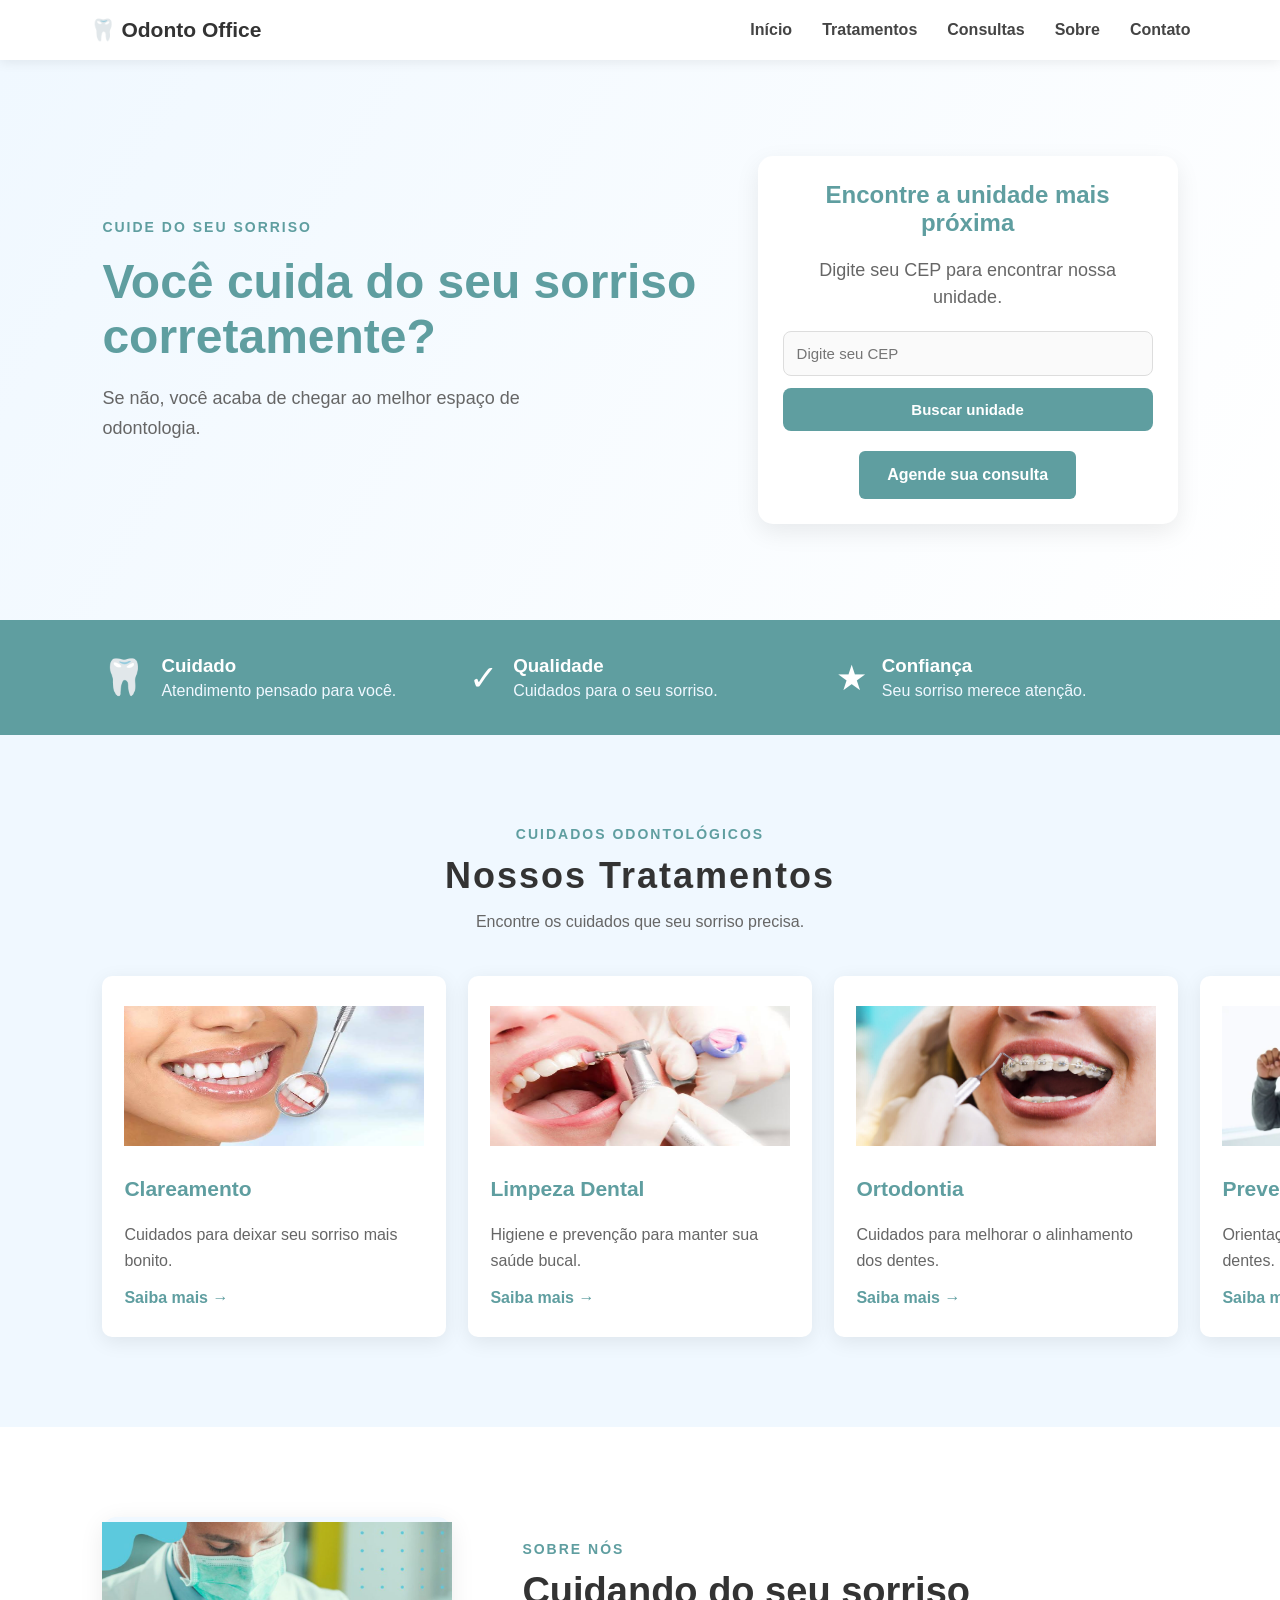
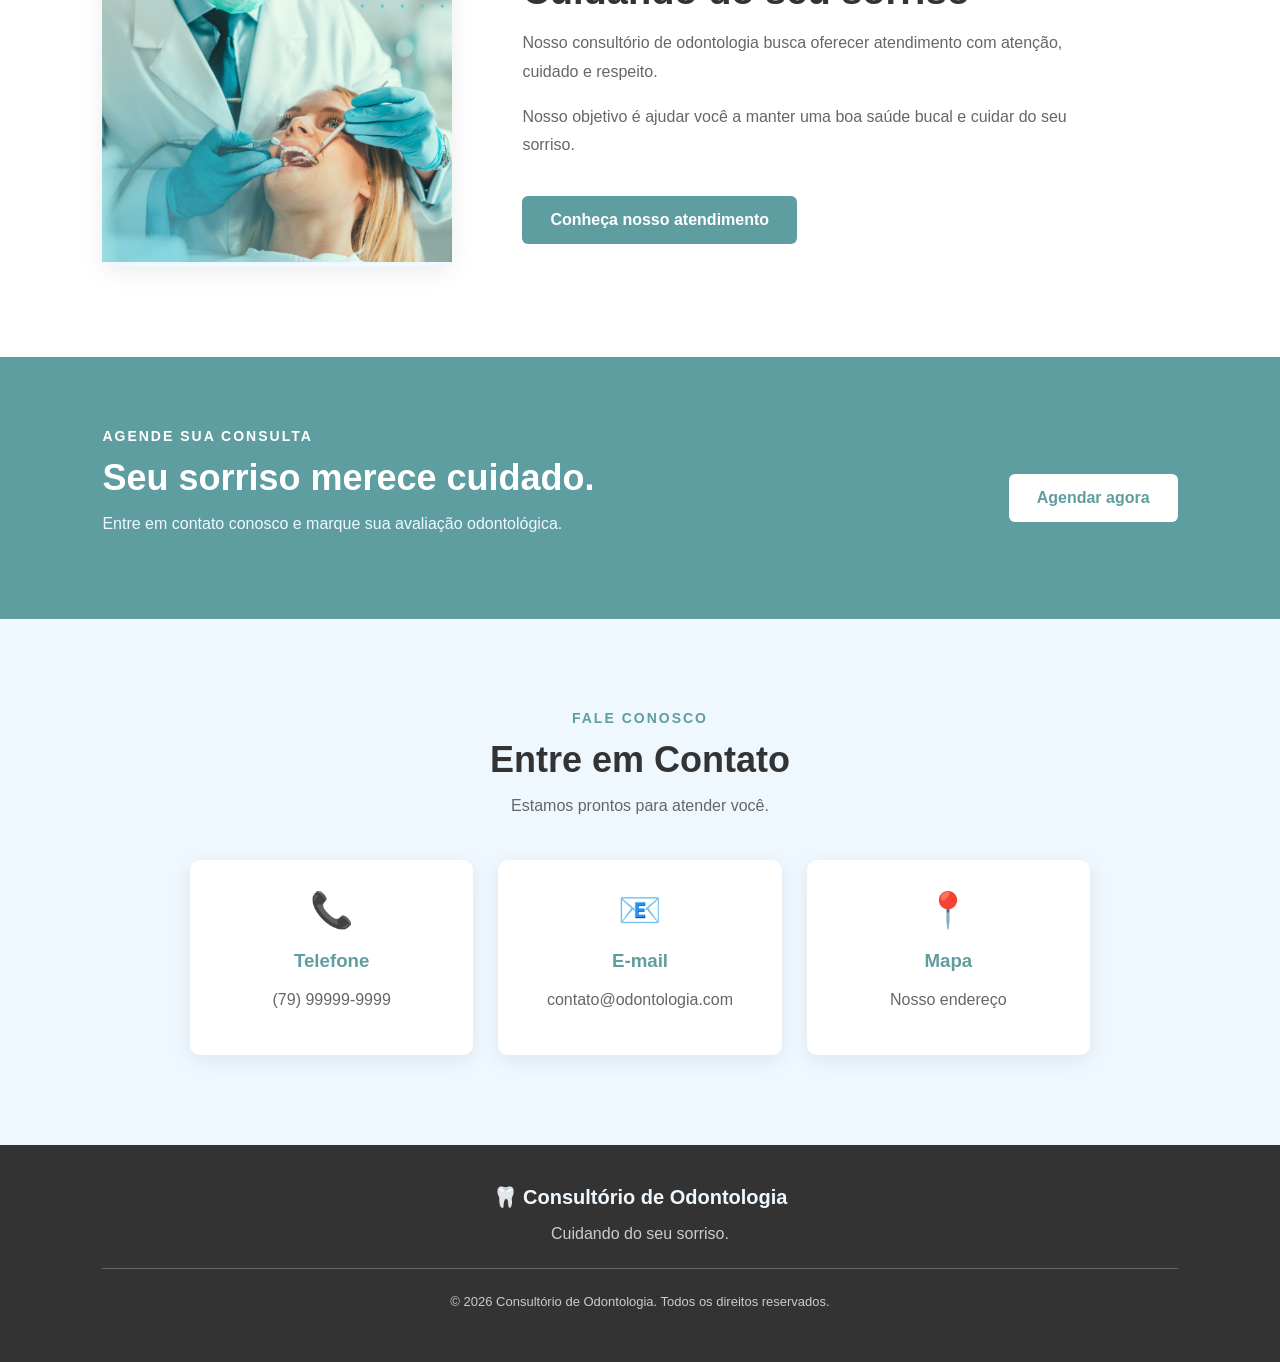
<file: index.html>
<!DOCTYPE html>
<html lang="pt-BR">

<head>
    <meta charset="UTF-8">
    <meta name="viewport" content="width=device-width, initial-scale=1.0">

    <title>Consultório de Odontologia</title>

    <link rel="stylesheet" href="```css.css">
</head>

<body>

    <!-- CABEÇALHO -->

    <header class="cabeçalho">

        <a href="#home" class="logo">
            🦷 <span>Odonto Office</span>
        </a>

        <button class="menu-btn" id="menuBtn">☰</button>

        <nav class="menu" id="menu">

            <ul>
                <li><a href="#home">Início</a></li>
                <li><a href="#tratamentos">Tratamentos</a></li>
                <li><a href="#consultas">Consultas</a></li>
                <li><a href="#sobre">Sobre</a></li>
                <li><a href="#contato">Contato</a></li>
            </ul>

        </nav>

    </header>


    <main>

        <!-- BANNER PRINCIPAL -->

        <section id="home" class="hero">

            <div class="hero-texto">

                <span class="destaque">
                    CUIDE DO SEU SORRISO
                </span>

                <h1>
                    <strong>
                    Você cuida do seu
                    sorriso corretamente?</strong>
                </h1>

                <p>
                    Se não, você acaba de chegar ao melhor
                    espaço de odontologia.
                </p>


            </div>
             
            

    <!-- AQUI FOI ACRESCENTADA A BRASILAPI

    <div class="form-api">

        <h2>Encontre seu endereço</h2>

        <p>
            Digite seu CEP para localizar seu endereço.
        </p>

        <form id="formCep">

            <input
                type="text"
                id="cep"
                placeholder="Digite seu CEP"
                maxlength="9"
                required
            >

            <button type="submit">
                Buscar endereço
            </button>

        </form>

        <div id="resultadoCep">

            <input
                type="text"
                id="estado"
                placeholder="Estado"
                readonly
            >

            <input
                type="text"
                id="cidade"
                placeholder="Cidade"
                readonly
            >

            <input
                type="text"
                id="bairro"
                placeholder="Bairro"
                readonly
            >

            <input
                type="text"
                id="rua"
                placeholder="Rua"
                readonly
            >

        </div> -->

<!-- BUSCA DE UNIDADE PELO CEP -->

<div class="form-api">

    <h2>Encontre a unidade mais próxima</h2>

    <p>
        Digite seu CEP para encontrar nossa unidade.
    </p>

    <form id="formCep">

        <input
            type="text"
            id="cep"
            placeholder="Digite seu CEP"
            maxlength="9"
            required
        >

        <button type="submit">
            Buscar unidade
        </button>

    </form>


    <!-- RESULTADO DO CEP -->

    <div id="resultadoCep">

        <p>
            <strong>Cidade:</strong>
            <span id="cidade"></span>
        </p>

        <p>
            <strong>Estado:</strong>
            <span id="estado"></span>
        </p>

    </div>


    <!-- UNIDADE FICTÍCIA -->

    <div id="unidadeOdonto">

</div>

 <a href="#consultas" class="botao">
                    Agende sua consulta
                </a>
    </div>

</section>
 
        <!-- DIFERENCIAIS -->

        <section class="diferenciais">

            <div class="diferencial">

                <span>🦷</span>

                <div>
                    <h3>Cuidado</h3>
                    <p>Atendimento pensado para você.</p>
                </div>

            </div>


            <div class="diferencial">

                <span>✓</span>

                <div>
                    <h3>Qualidade</h3>
                    <p>Cuidados para o seu sorriso.</p>
                </div>

            </div>


            <div class="diferencial">

                <span>★</span>

                <div>
                    <h3>Confiança</h3>
                    <p>Seu sorriso merece atenção.</p>
                </div>

            </div>

        </section>


        <!-- TRATAMENTOS -->

        <section id="tratamentos" class="secao">

            <span class="pequeno-titulo">
                CUIDADOS ODONTOLÓGICOS
                
                <h2>
                    Nossos Tratamentos
                </h2>
            </span>

            <p class="descricao">
                Encontre os cuidados que seu sorriso precisa.
            </p>


            <div class="tratamentos-container">

                <article class="tratamento">
                    <span><img src="cla.jpg" width="300" height="140"></span>
                    <h3>Clareamento</h3>
                    <p>
                        Cuidados para deixar seu sorriso
                        mais bonito.
                    </p>
                    <a href="#consultas">Saiba mais →</a>
                </article>


                <article class="tratamento">
                    <span><img src="li.jpg" width="300" height="140"></span>
                    <h3>Limpeza Dental</h3>
                    <p>
                        Higiene e prevenção para manter
                        sua saúde bucal.
                    </p>
                    <a href="#consultas">Saiba mais →</a>
                </article>


                <article class="tratamento">
                    <span><img src="or.jpg" width="300" height="140"></span>
                    <h3>Ortodontia</h3>
                    <p>
                        Cuidados para melhorar o alinhamento
                        dos dentes.
                    </p>
                    <a href="#consultas">Saiba mais →</a>
                </article>


                <article class="tratamento">
                    <span><img src="d.webp" width="300" height="140"></span>
                    <h3>Prevenção</h3>
                    <p>
                        Orientações para cuidar melhor
                        dos seus dentes.
                    </p>
                    <a href="#consultas">Saiba mais →</a>
                </article>

            </div>

        </section>


        <!-- SOBRE -->

        <section id="sobre" class="sobre">

            <div class="sobre-imagem">
                <img src="dente.jpg" width="350" height="340">
            </div>

            <div class="sobre-texto">

                <span class="pequeno-titulo">
                    SOBRE NÓS
                </span>

                <h2>
                    Cuidando do seu sorriso
                </h2>

                <p>
                    Nosso consultório de odontologia busca
                    oferecer atendimento com atenção,
                    cuidado e respeito.
                </p>

                <p>
                    Nosso objetivo é ajudar você a manter
                    uma boa saúde bucal e cuidar do seu
                    sorriso.
                </p>

                <a href="#contato" class="botao">
                    Conheça nosso atendimento
                </a>

            </div>

        </section>


        <!-- CONSULTA -->

        <section id="consultas" class="agendamento">

            <div>

                <span class="pequeno-titulo">
                    AGENDE SUA CONSULTA
                </span>

                <h2>
                    Seu sorriso merece cuidado.
                </h2>

                <p>
                    Entre em contato conosco e marque
                    sua avaliação odontológica.
                </p>

            </div>

            <a href="#contato" class="botao botao-claro">
                Agendar agora
            </a>

        </section>


        <!-- CONTATO -->

        <section id="contato" class="secao contato">

            <span class="pequeno-titulo">
                FALE CONOSCO
            </span>

            <h2>
                Entre em Contato
            </h2>

            <p class="descricao">
                Estamos prontos para atender você.
            </p>


            <div class="contato-container">

                <div class="contato-card">
                    <span>📞</span>
                    <h3>Telefone</h3>
                    <p>(79) 99999-9999</p>
                </div>


                <div class="contato-card">
                    <span>📧</span>
                    <h3>E-mail</h3>
                    <p>contato@odontologia.com</p>
                </div>


                <div class="contato-card">
                    <span>📍</span>
                    <h3>Mapa</h3>
                    <p>Nosso endereço</p>
                </div>

            </div>

        </section>

    </main>


    <!-- RODAPÉ -->

    <footer>

        <div class="footer-logo">
            🦷 Consultório de Odontologia
        </div>

        <p>
            Cuidando do seu sorriso.
        </p>

        <div class="linha"></div>

        <p class="copyright">
            © 2026 Consultório de Odontologia.
            Todos os direitos reservados.
        </p>

    </footer>


    <script src="script.js"></script>

</body>

</html>
</file>
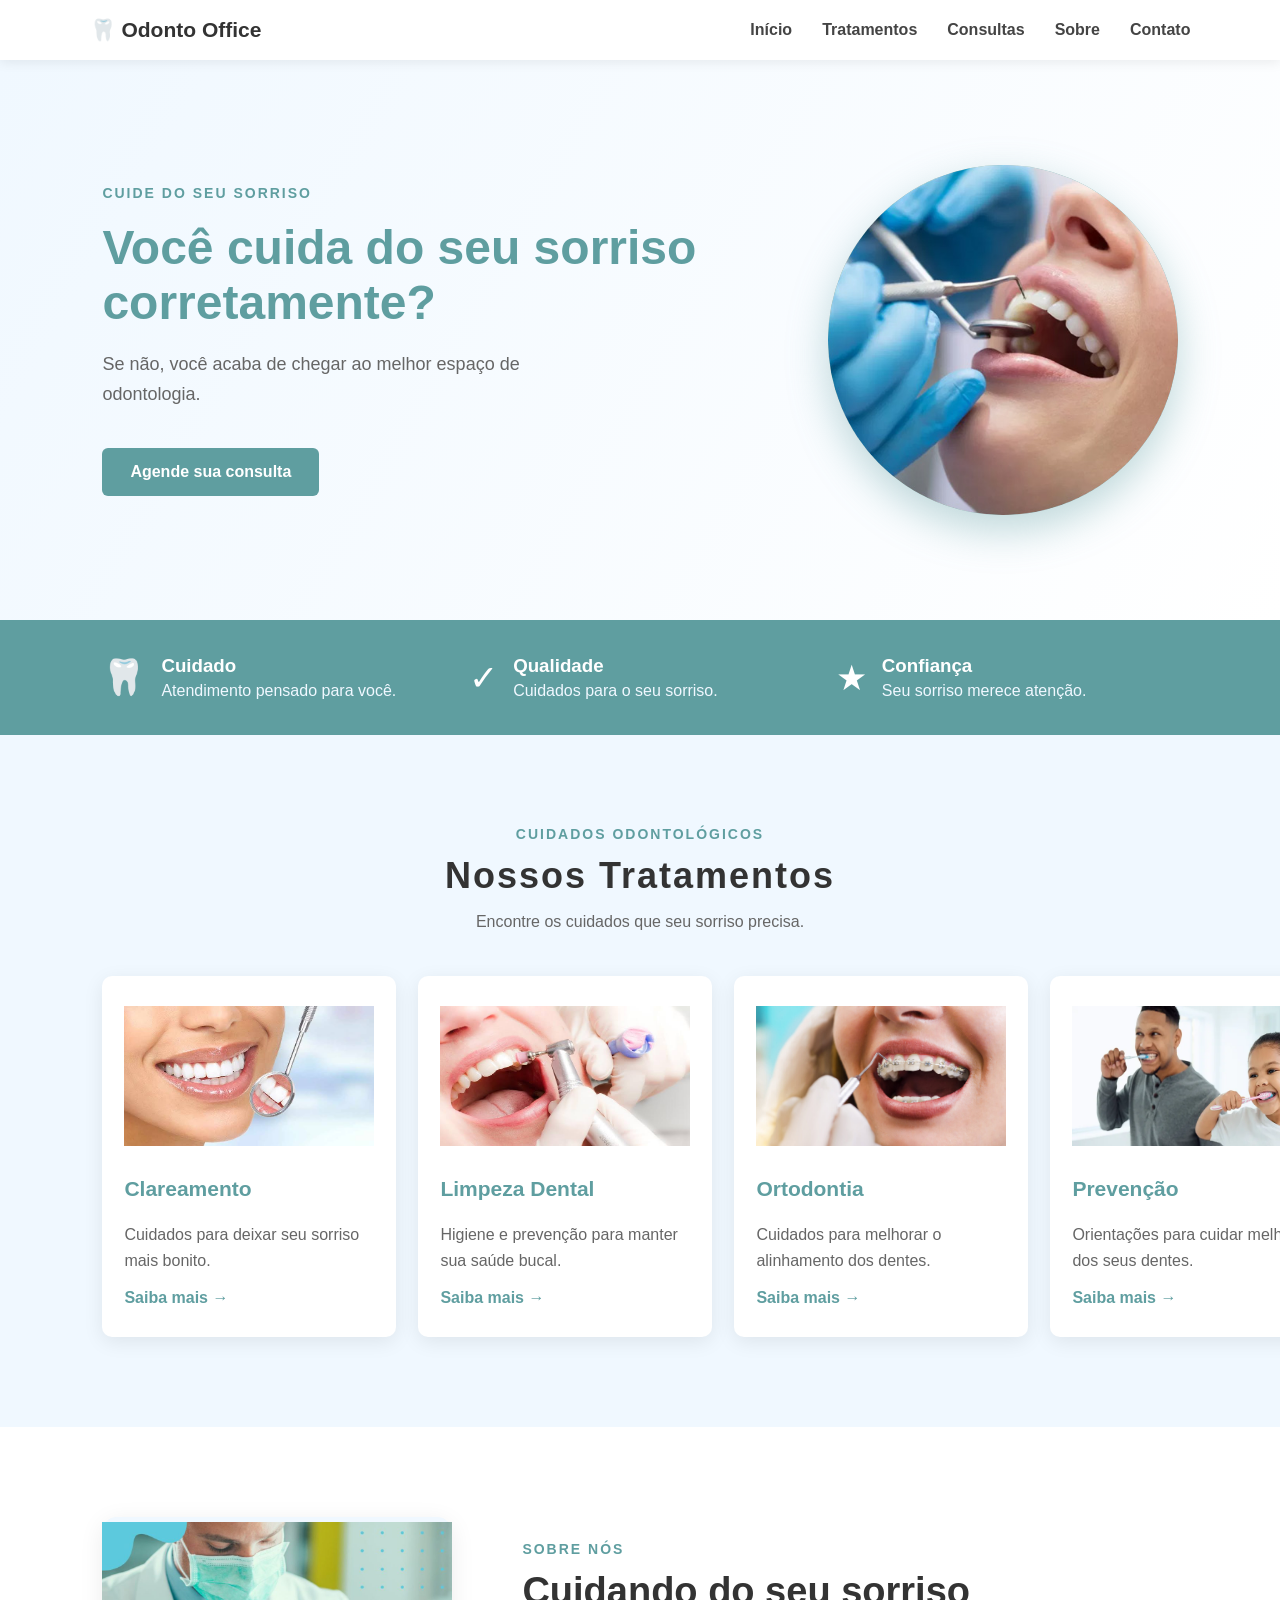
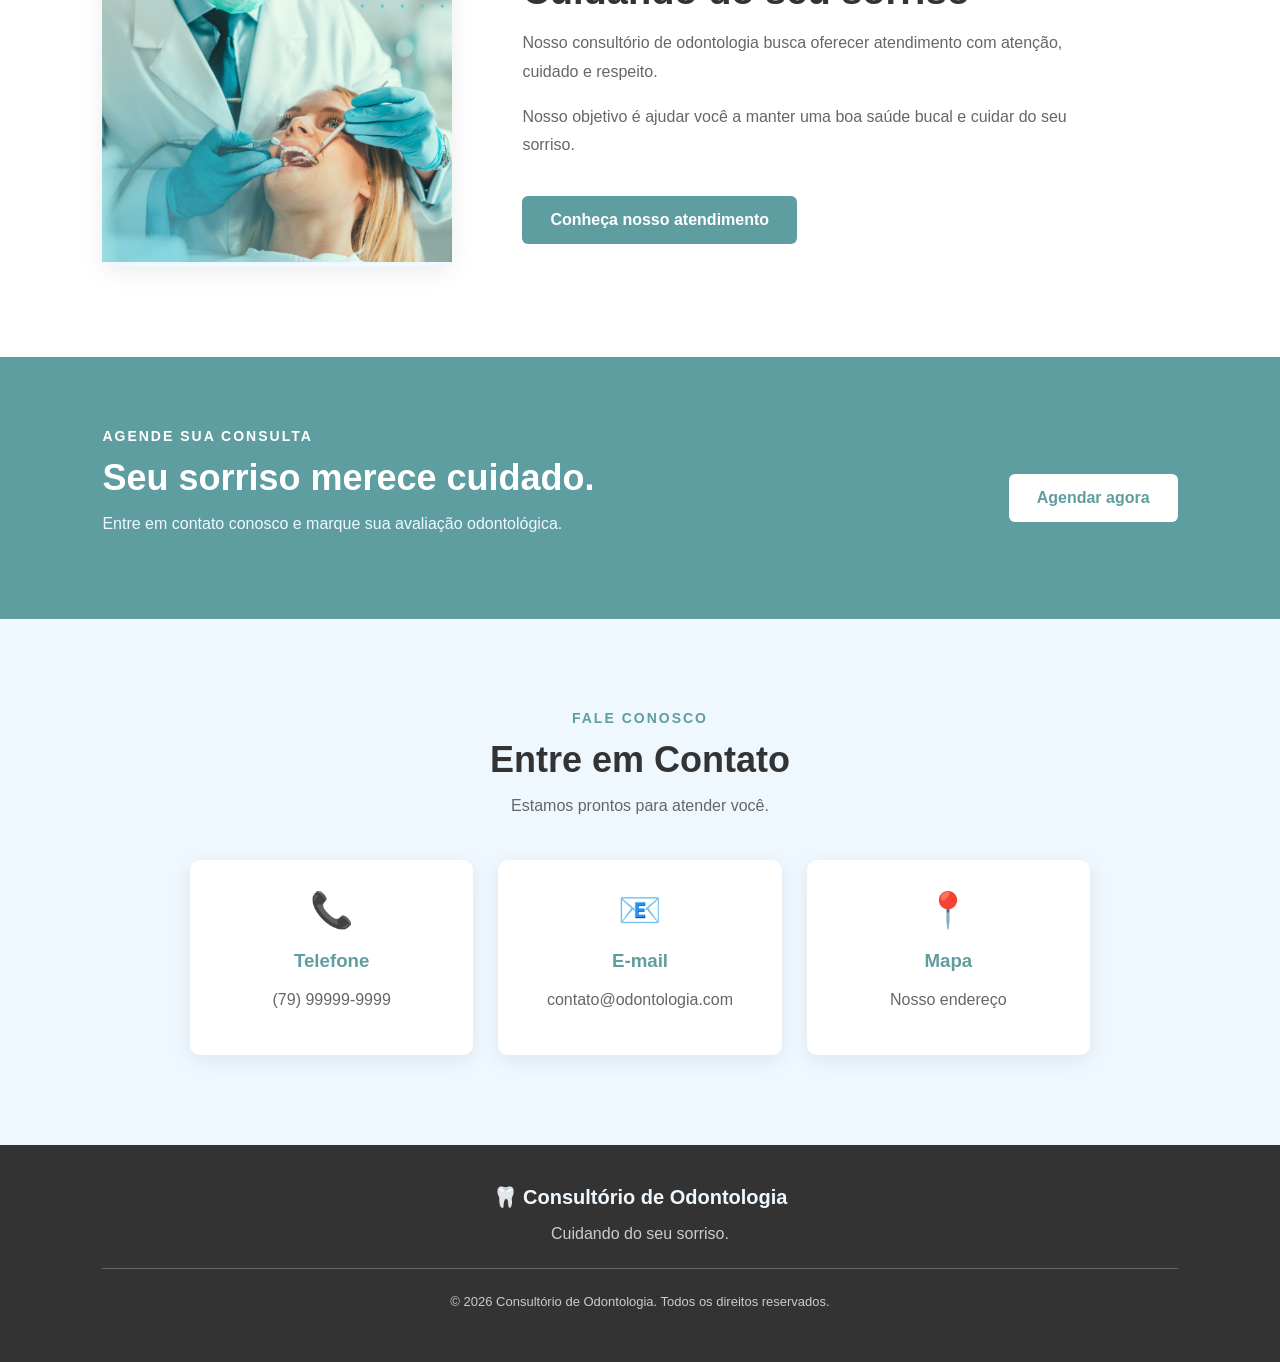
<file: odonto.html>
<!DOCTYPE html>
<html lang="pt-BR">

<head>
    <meta charset="UTF-8">
    <meta name="viewport" content="width=device-width, initial-scale=1.0">

    <title>Consultório de Odontologia</title>

    <link rel="stylesheet" href="```css.css">
</head>

<body>

    <!-- CABEÇALHO -->

    <header class="cabeçalho">

        <a href="#home" class="logo">
            🦷 <span>Odonto Office</span>
        </a>

        <button class="menu-btn" id="menuBtn">☰</button>

        <nav class="menu" id="menu">

            <ul>
                <li><a href="#home">Início</a></li>
                <li><a href="#tratamentos">Tratamentos</a></li>
                <li><a href="#consultas">Consultas</a></li>
                <li><a href="#sobre">Sobre</a></li>
                <li><a href="#contato">Contato</a></li>
            </ul>

        </nav>

    </header>


    <main>

        <!-- BANNER PRINCIPAL -->

        <section id="home" class="hero">

            <div class="hero-texto">

                <span class="destaque">
                    CUIDE DO SEU SORRISO
                </span>

                <h1>
                    <strong>
                    Você cuida do seu
                    sorriso corretamente?</strong>
                </h1>

                <p>
                    Se não, você acaba de chegar ao melhor
                    espaço de odontologia.
                </p>

                <a href="#consultas" class="botao">
                    Agende sua consulta
                </a>

            </div>

            <div class="hero-imagem">
                <img src="eu.jpg" >
            </div>

        </section>
        <!-- <div class="agendamento-container">
            //Botão de Geolocalizaçao
            <button id="btn-localizado" class="btn-geo">
                <span class="icon">LLL</span> Usar minha Localização
            </button>

            <form id="form-agendamento">
                //Estado
                <div class="form-group">
                    <label for="estado">Estado</label>
                    <select id="estado" name="estado">
                        <option value="">Selecione o Estado</option>
                        <option value="SE">Sergipe</option>
                    </select>
                </div>

                //Cidade
                <div class="form-group">
                    <label for="cidade">Escolha uma cidade</label>
                    <select id="cidade" name="cidade">
                        <option value="">Selecione a cidade</option>
                        <option value="itabaiana">Itabaiana</option>
                     </select>
                </div> -->

        <!-- DIFERENCIAIS -->

        <section class="diferenciais">

            <div class="diferencial">

                <span>🦷</span>

                <div>
                    <h3>Cuidado</h3>
                    <p>Atendimento pensado para você.</p>
                </div>

            </div>


            <div class="diferencial">

                <span>✓</span>

                <div>
                    <h3>Qualidade</h3>
                    <p>Cuidados para o seu sorriso.</p>
                </div>

            </div>


            <div class="diferencial">

                <span>★</span>

                <div>
                    <h3>Confiança</h3>
                    <p>Seu sorriso merece atenção.</p>
                </div>

            </div>

        </section>


        <!-- TRATAMENTOS -->

        <section id="tratamentos" class="secao">

            <span class="pequeno-titulo">
                CUIDADOS ODONTOLÓGICOS
                
                <h2>
                    Nossos Tratamentos
                </h2>
            </span>

            <p class="descricao">
                Encontre os cuidados que seu sorriso precisa.
            </p>


            <div class="tratamentos-container">

                <article class="tratamento">
                    <span><img src="cla.jpg" width="250" height="140"></span>
                    <h3>Clareamento</h3>
                    <p>
                        Cuidados para deixar seu sorriso
                        mais bonito.
                    </p>
                    <a href="#consultas">Saiba mais →</a>
                </article>


                <article class="tratamento">
                    <span><img src="li.jpg" width="250" height="140"></span>
                    <h3>Limpeza Dental</h3>
                    <p>
                        Higiene e prevenção para manter
                        sua saúde bucal.
                    </p>
                    <a href="#consultas">Saiba mais →</a>
                </article>


                <article class="tratamento">
                    <span><img src="or.jpg" width="250" height="140"></span>
                    <h3>Ortodontia</h3>
                    <p>
                        Cuidados para melhorar o alinhamento
                        dos dentes.
                    </p>
                    <a href="#consultas">Saiba mais →</a>
                </article>


                <article class="tratamento">
                    <span><img src="d.webp" width="250" height="140"></span>
                    <h3>Prevenção</h3>
                    <p>
                        Orientações para cuidar melhor
                        dos seus dentes.
                    </p>
                    <a href="#consultas">Saiba mais →</a>
                </article>

            </div>

        </section>


        <!-- SOBRE -->

        <section id="sobre" class="sobre">

            <div class="sobre-imagem">
                <img src="dente.jpg" width="350" height="340">
            </div>

            <div class="sobre-texto">

                <span class="pequeno-titulo">
                    SOBRE NÓS
                </span>

                <h2>
                    Cuidando do seu sorriso
                </h2>

                <p>
                    Nosso consultório de odontologia busca
                    oferecer atendimento com atenção,
                    cuidado e respeito.
                </p>

                <p>
                    Nosso objetivo é ajudar você a manter
                    uma boa saúde bucal e cuidar do seu
                    sorriso.
                </p>

                <a href="#contato" class="botao">
                    Conheça nosso atendimento
                </a>

            </div>

        </section>


        <!-- CONSULTA -->

        <section id="consultas" class="agendamento">

            <div>

                <span class="pequeno-titulo">
                    AGENDE SUA CONSULTA
                </span>

                <h2>
                    Seu sorriso merece cuidado.
                </h2>

                <p>
                    Entre em contato conosco e marque
                    sua avaliação odontológica.
                </p>

            </div>

            <a href="#contato" class="botao botao-claro">
                Agendar agora
            </a>

        </section>


        <!-- CONTATO -->

        <section id="contato" class="secao contato">

            <span class="pequeno-titulo">
                FALE CONOSCO
            </span>

            <h2>
                Entre em Contato
            </h2>

            <p class="descricao">
                Estamos prontos para atender você.
            </p>


            <div class="contato-container">

                <div class="contato-card">
                    <span>📞</span>
                    <h3>Telefone</h3>
                    <p>(79) 99999-9999</p>
                </div>


                <div class="contato-card">
                    <span>📧</span>
                    <h3>E-mail</h3>
                    <p>contato@odontologia.com</p>
                </div>


                <div class="contato-card">
                    <span>📍</span>
                    <h3>Mapa</h3>
                    <p>Nosso endereço</p>
                </div>

            </div>

        </section>

    </main>


    <!-- RODAPÉ -->

    <footer>

        <div class="footer-logo">
            🦷 Consultório de Odontologia
        </div>

        <p>
            Cuidando do seu sorriso.
        </p>

        <div class="linha"></div>

        <p class="copyright">
            © 2026 Consultório de Odontologia.
            Todos os direitos reservados.
        </p>

    </footer>


    <script src="script.js"></script>

</body>

</html>
</file>
<file: ```css.css>
/* =====================================
   CONFIGURAÇÕES
===================================== */

* {
    box-sizing: border-box;
    scroll-behavior: smooth;
}

body {
    margin: 0;
    font-family: Arial, sans-serif;
    background-color: aliceblue;
    color: #333;
}

a {
    text-decoration: none;
}


/* =====================================
   CABEÇALHO
===================================== */

.cabeçalho {
    position: sticky;
    top: 0;
    z-index: 1000;

    display: flex;
    align-items: center;
    justify-content: space-between;

    padding: 18px 7%;

    background-color: white;

    box-shadow: 0 2px 12px rgba(0, 0, 0, 0.08);
}


/* LOGO */

.logo {
    color: cadetblue;
    font-size: 21px;
    font-weight: bold;
}

.logo span {
    color: #333;
}


/* MENU */

.menu ul {
    display: flex;
    align-items: center;

    gap: 30px;

    list-style: none;
    margin: 0;
    padding: 0;
}

.menu a {
    color: #444;
    font-weight: bold;
    transition: 0.3s;
}

.menu a:hover {
    color: cadetblue;
}


/* BOTÃO MOBILE */

.menu-btn {
    display: none;

    border: none;
    background: none;

    color: cadetblue;
    font-size: 30px;

    cursor: pointer;
}


/* =====================================
   HERO
===================================== */

.hero {
    min-height: 560px;

    display: flex;
    align-items: center;
    justify-content: space-between;

    padding: 70px 8%;

    background:
        linear-gradient(
            120deg,
            aliceblue,
            white
        );
}

.hero-texto {
    max-width: 600px;
}

.destaque,
.pequeno-titulo {
    color: cadetblue;
    font-size: 14px;
    font-weight: bold;
    letter-spacing: 2px;
}

.hero h1 {
    margin: 18px 0;

    font-size: 48px;
    line-height: 1.15;

    color: #333;
}

.hero h1 strong {
    display: block;
    color: cadetblue;
}

.hero p {
    max-width: 520px;

    font-size: 18px;
    line-height: 1.7;

    color: #666;
}


/* IMAGEM/ILUSTRAÇÃO */

.hero-imagem {
    width: 350px;
    aspect-ratio: 1 / 1;

    flex-shrink: 0;

    display: flex;
    align-items: center;
    justify-content: center;

    overflow: hidden;

    border-radius: 50%;

    background-color: cadetblue;

    box-shadow: 0 15px 40px rgba(95, 158, 160, 0.4);
}

.hero-imagem img {
    width: 100%;
    height: 100%;

    display: block;

    object-fit: cover;
}


/* BOTÃO */

.botao {
    display: inline-block;

    margin-top: 20px;

    padding: 15px 28px;

    border-radius: 6px;

    background-color: cadetblue;
    color: white;

    font-weight: bold;

    transition: 0.3s;
}

.botao:hover {
    transform: translateY(-3px);

    box-shadow: 0 8px 20px rgba(95, 158, 160, 0.35);
}


/* =====================================
   DIFERENCIAIS
===================================== */

.diferenciais {
    display: grid;
    grid-template-columns: repeat(3, 1fr);

    gap: 25px;

    padding: 35px 8%;

    background-color: cadetblue;
    color: white;
}

.diferencial {
    display: flex;
    align-items: center;
    gap: 15px;
}

.diferencial > span {
    font-size: 35px;
}

.diferencial h3 {
    margin: 0 0 5px;
}

.diferencial p {
    margin: 0;

    color: aliceblue;
}


/* =====================================
   SEÇÕES
===================================== */

.secao {
    padding: 90px 8%;

    text-align: center;
}

.secao h2,
.sobre h2,
.agendamento h2 {
    margin: 12px 0;

    font-size: 36px;
    color: #333;
}

.descricao {
    color: #666;
    margin-bottom: 45px;
}


/* =====================================
   TRATAMENTOS
===================================== */

.tratamentos-container {
    display: grid;

    grid-template-columns: repeat(4, 1fr);

    gap: 22px;

    max-width: 1200px;

    margin: auto;
}

.tratamento {
    padding: 30px 22px;

    background-color: white;

    border-radius: 10px;

    box-shadow: 0 5px 20px rgba(0, 0, 0, 0.08);

    text-align: left;

    transition: 0.3s;
}

.tratamento:hover {
    transform: translateY(-8px);

    box-shadow: 0 12px 25px rgba(0, 0, 0, 0.12);
}

.tratamento > span {
    font-size: 42px;
}

.tratamento h3 {
    color: cadetblue;
    font-size: 21px;
}

.tratamento p {
    color: #666;
    line-height: 1.6;
}

.tratamento a {
    color: cadetblue;
    font-weight: bold;
}


/* =====================================
   SOBRE
===================================== */

.sobre {
    display: flex;
    align-items: center;
    gap: 70px;

    padding: 90px 8%;

    background-color: white;
}

.sobre-imagem {
    min-width: 350px;
    height: 350px;

    display: flex;
    align-items: center;
    justify-content: center;

    border-radius: 15px;

    background-color: aliceblue;

    font-size: 130px;

    box-shadow: 0 5px 25px rgba(0, 0, 0, 0.08);
}

.sobre-texto {
    max-width: 600px;
}

.sobre-texto h2 {
    font-size: 38px;
}

.sobre-texto p {
    color: #666;

    line-height: 1.8;
}


/* =====================================
   AGENDAMENTO
===================================== */

.agendamento {
    display: flex;
    align-items: center;
    justify-content: space-between;

    gap: 30px;

    padding: 70px 8%;

    background-color: cadetblue;

    color: white;
}

.agendamento h2 {
    color: white;
}

.agendamento p {
    color: aliceblue;
}

.agendamento .pequeno-titulo {
    color: white;
}

.botao-claro {
    background-color: white;
    color: cadetblue;

    white-space: nowrap;
}


/* =====================================
   CONTATO
===================================== */

.contato {
    background-color: aliceblue;
}

.contato-container {
    display: grid;

    grid-template-columns: repeat(3, 1fr);

    gap: 25px;

    max-width: 900px;

    margin: auto;
}

.contato-card {
    padding: 30px;

    background-color: white;

    border-radius: 10px;

    box-shadow: 0 5px 20px rgba(0, 0, 0, 0.08);
}

.contato-card > span {
    font-size: 35px;
}

.contato-card h3 {
    color: cadetblue;
}

.contato-card p {
    color: #666;
}


/* =====================================
   RODAPÉ
===================================== */

footer {
    padding: 40px 8%;

    background-color: #333;

    color: white;

    text-align: center;
}

.footer-logo {
    color: aliceblue;

    font-size: 20px;
    font-weight: bold;
}

footer p {
    color: #ccc;
}

.linha {
    height: 1px;

    margin: 25px 0;

    background-color: #666;
}

.copyright {
    font-size: 13px;
}


/* =====================================
   ANIMAÇÃO
===================================== */

.animar {
    opacity: 0;
    transform: translateY(30px);

    transition: 0.7s;
}

.animar.mostrar {
    opacity: 1;
    transform: translateY(0);
}


/* =====================================
   CELULAR
===================================== */

@media (max-width: 800px) {

    /* CABEÇALHO */

    .cabeçalho {
        padding: 15px 20px;
    }

    .menu-btn {
        display: block;

        
    }


    /* MENU */

    .menu {
        display: none;

        position: absolute;

        top: 100%;
        right: 0;

        width: 230px;

        background-color: white;

        box-shadow: 0 8px 15px rgba(0, 0, 0, 0.12);
    }

    .menu.ativo {
        display: block;
    }

    .menu ul {
        display: flex;

        flex-direction: column;

        gap: 0;
    }

    .menu li {
        width: 100%;

        border-bottom: 1px solid #eee;
    }

    .menu a {
        display: block;

        padding: 16px 20px;
    }


    /* HERO */

    .hero {
        flex-direction: column;

        text-align: center;

        padding: 55px 20px;
    }

    .hero h1 {
        font-size: 35px;
    }

    .hero p {
        font-size: 16px;
    }

    .hero-imagem {
        width: 220px;
        height: 220px;

        margin-top: 40px;

        font-size: 90px;
    }


    /* DIFERENCIAIS */

    .diferenciais {
        grid-template-columns: 1fr;

        padding: 35px 25px;
    }


    /* TRATAMENTOS */

    .tratamentos-container {
        grid-template-columns: 1fr;

        max-width: 350px;
    }


    /* SOBRE */

    .sobre {
        flex-direction: column;

        padding: 60px 20px;

        gap: 40px;
    }

    .sobre-imagem {
        min-width: 0;

        width: 100%;
        max-width: 350px;

        height: 280px;
    }


    /* SEÇÕES */

    .secao {
        padding: 60px 20px;
    }

    .secao h2,
    .sobre h2,
    .agendamento h2 {
        font-size: 29px;
    }


    /* AGENDAMENTO */

    .agendamento {
        flex-direction: column;

        text-align: center;

        padding: 60px 20px;
    }


    /* CONTATO */

    .contato-container {
        grid-template-columns: 1fr;

        max-width: 350px;
    }

}
/* =====================================
   BRASILAPI - CONSULTA DE CEP
===================================== */

.form-api {
    width: 100%;
    max-width: 420px;

    padding: 25px;

    background-color: white;

    border-radius: 15px;

    box-shadow: 0 8px 25px rgba(0, 0, 0, 0.08);

    text-align: center;
}

.form-api h2 {
    margin-top: 0;

    color: cadetblue;

    font-size: 24px;
}

.form-api p {
    color: #666;

    line-height: 1.5;
}


/* FORMULÁRIO */

#formCep {
    display: flex;

    flex-direction: column;

    gap: 12px;

    margin-top: 20px;
}


/* CAMPOS */

#formCep input,
#resultadoCep input {
    width: 100%;

    padding: 13px;

    border: 1px solid #ddd;

    border-radius: 8px;

    outline: none;

    font-size: 15px;

    color: #333;

    background-color: #fafafa;

    transition: 0.3s;
}

#formCep input:focus {
    border-color: cadetblue;

    background-color: white;

    box-shadow:
        0 0 0 3px
        rgba(95, 158, 160, 0.15);
}


/* BOTÃO */

#formCep button {
    padding: 13px;

    border: none;

    border-radius: 8px;

    background-color: cadetblue;

    color: white;

    font-size: 15px;

    font-weight: bold;

    cursor: pointer;

    transition: 0.3s;
}

#formCep button:hover {
    background-color: #4f8f91;

    transform: translateY(-2px);
}


/* RESULTADO */

#resultadoCep {
    display: none;

    margin-top: 15px;

    gap: 10px;

    flex-direction: column;
}

#resultadoCep.mostrar {
    display: flex;
}


/* CELULAR */

@media (max-width: 800px) {

    .form-api {
        width: 100%;

        max-width: 350px;

        margin-top: 35px;

        padding: 20px;
    }

    #formCep input,
    #resultadoCep input {
        font-size: 16px;
    }

}
</file>
